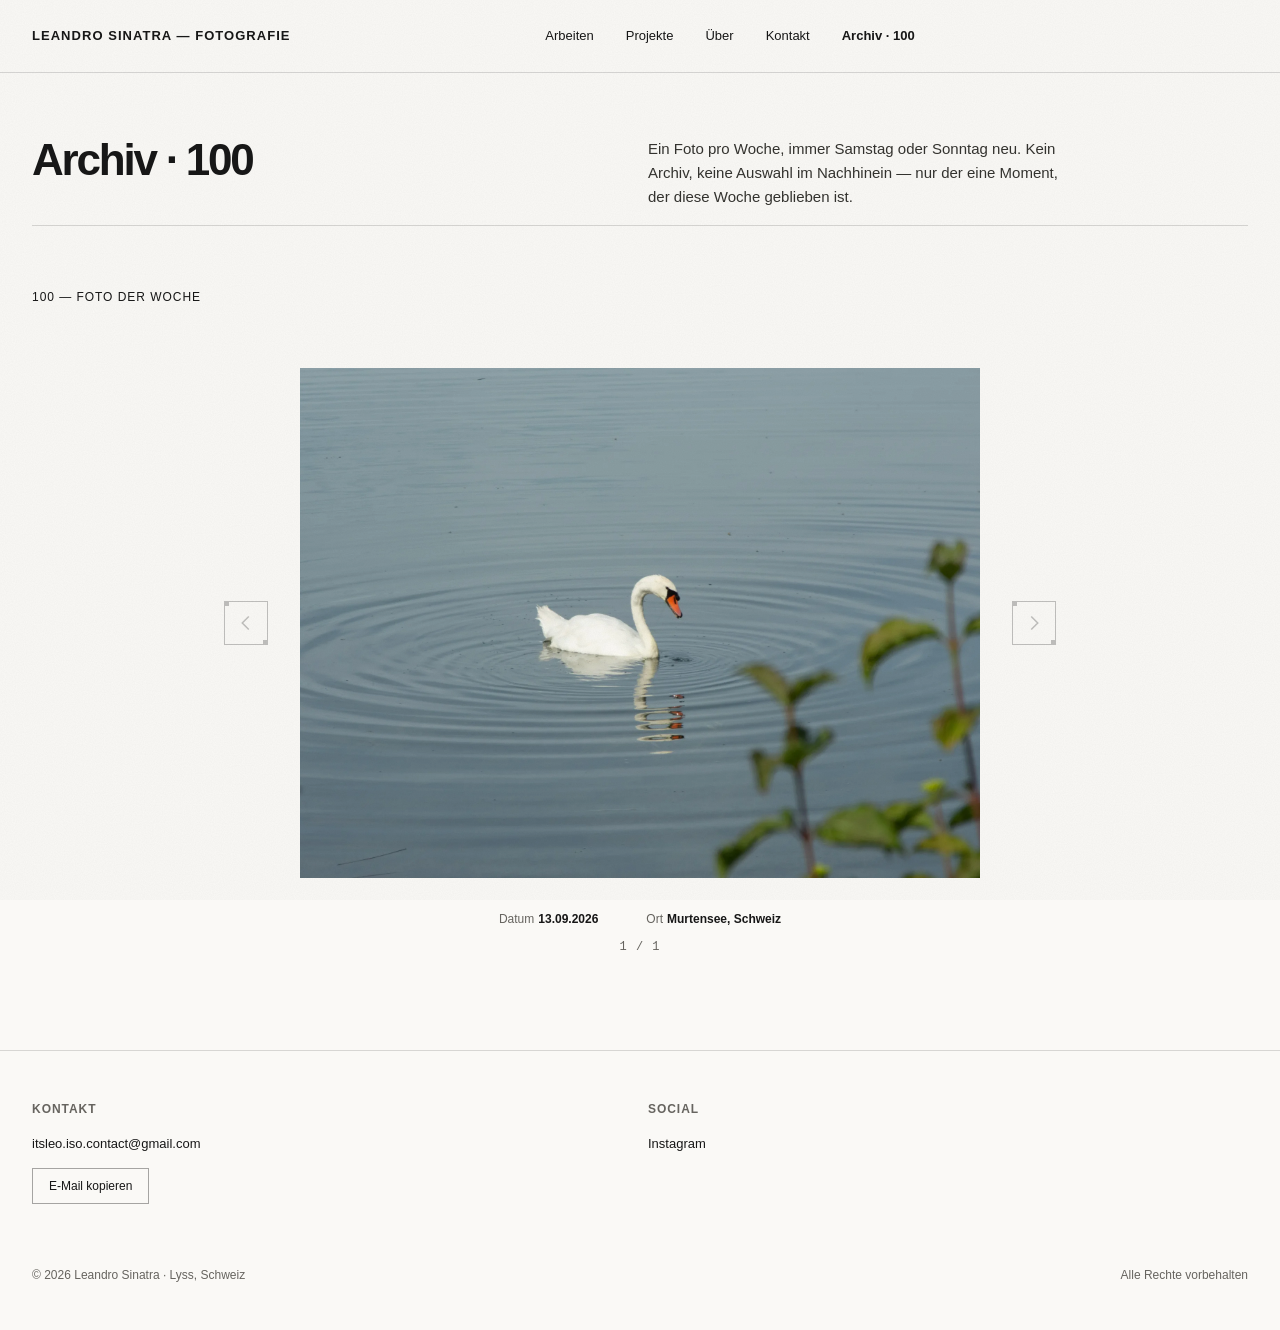
<file: 100.html>
<!DOCTYPE html>
<html lang="de">
<head>
  <meta charset="UTF-8">
  <meta name="viewport" content="width=device-width, initial-scale=1.0">
  <link rel="canonical" href="https://itsleoiso.ch/100.html">
  <link rel="icon" type="image/svg+xml" href="favicon.svg">
  <link rel="preconnect" href="https://api.fontshare.com" crossorigin>
  <link rel="preconnect" href="https://cdn.fontshare.com" crossorigin>
  <link href="https://api.fontshare.com/v2/css?f[]=switzer@400,500,600,700,800&display=swap" rel="stylesheet">
  <meta name="description" content="Archiv · 100 — Ein Foto pro Woche von Leandro Sinatra. Immer am Wochenende neu, beobachtet in der Schweiz und unterwegs.">
  <meta property="og:title" content="Archiv · 100 — Leandro Sinatra Fotografie">
  <meta property="og:description" content="Ein Foto pro Woche, immer Samstag oder Sonntag neu — der eine Moment, der diese Woche geblieben ist.">
  <meta property="og:type" content="website">
  <meta property="og:url" content="https://itsleoiso.ch/100.html">
  <meta property="og:image" content="https://itsleoiso.ch/Arbeiten/murtensee-weekly-photo.webp">
  <title>100 — Leandro Sinatra Fotografie</title>
  <link rel="stylesheet" href="styles.css">
</head>
<body>

<header class="site-header grid">
  <a href="index.html" class="site-header__name">LEANDRO SINATRA — FOTOGRAFIE</a>
  <nav class="site-nav" aria-label="Hauptnavigation">
    <a href="index.html#arbeiten">Arbeiten</a>
    <div class="nav-item" data-dropdown>
      <button type="button" class="dropdown-toggle" aria-expanded="false" aria-haspopup="true" aria-controls="projekte-dropdown">Projekte</button>
      <div class="dropdown" id="projekte-dropdown">
        <a href="projekte.html#projekt-01">01 Valle dei Templi</a>
        <a href="projekte.html#projekt-02">02 Höhlen von Vallorbe</a>
        <a href="projekte.html#projekt-03">03 Creux du Van</a>
        <a href="projekte.html#projekt-04">04 La Sauge</a>
        <div class="dropdown-divider"></div>
        <a href="projekte.html" class="dropdown-more">Mehr ansehen →</a>
      </div>
    </div>
    <a href="index.html#ueber">Über</a>
    <a href="index.html#kontakt">Kontakt</a>
    <a href="100.html" aria-current="page" aria-label="Archiv 100 — Ein Foto pro Woche">Archiv · 100</a>
  </nav>
</header>

<main>
  <section class="weekly-intro grid">
    <h1>Archiv · 100</h1>
    <div class="weekly-intro-text">
      Ein Foto pro Woche, immer Samstag oder Sonntag neu. Kein Archiv, keine Auswahl im Nachhinein — nur der eine Moment, der diese Woche geblieben ist.
    </div>
  </section>

  <section class="weekly" id="foto-der-woche">
    <div class="grid">
      <h2 class="section-label">100 — FOTO DER WOCHE</h2>
    </div>

    <div class="grid">
      <div class="weekly-viewer">
        <button class="btn btn--icon btn--retro" id="prevBtn" type="button" aria-label="Älteres Foto" disabled>
          <svg viewBox="0 0 24 24" fill="none" stroke="currentColor" stroke-width="2" aria-hidden="true">
            <path d="M15 4 L7 12 L15 20" stroke-linecap="square" stroke-linejoin="miter"/>
          </svg>
        </button>

        <div class="media-frame media-frame--archive">
          <img id="mainPhoto" class="photo" src="Arbeiten/murtensee-weekly-photo.webp" alt="Foto vom 13.09.2026 — Murtensee, Schweiz" width="2200" height="1467" loading="eager" decoding="async" fetchpriority="high">
        </div>

        <button class="btn btn--icon btn--retro" id="nextBtn" type="button" aria-label="Neueres Foto" disabled>
          <svg viewBox="0 0 24 24" fill="none" stroke="currentColor" stroke-width="2" aria-hidden="true">
            <path d="M9 4 L17 12 L9 20" stroke-linecap="square" stroke-linejoin="miter"/>
          </svg>
        </button>
      </div>

      <div class="weekly-meta">
        <div><span class="weekly-meta__label">Datum</span><span class="weekly-meta__value" id="metaDatum">13.09.2026</span></div>
        <div><span class="weekly-meta__label">Ort</span><span class="weekly-meta__value" id="metaOrt">Murtensee, Schweiz</span></div>
      </div>

      <div class="weekly-counter mono-label" id="metaCounter">1 / 1</div>
    </div>
  </section>
</main>

<footer class="site-footer" id="kontakt">
  <div class="grid">
    <div class="footer-col footer-col--contact">
      <h2>Kontakt</h2>
      <a href="mailto:itsleo.iso.contact@gmail.com">itsleo.iso.contact@gmail.com</a>
      <div class="footer-actions">
        <button class="btn copy-email" type="button" data-copy-email="itsleo.iso.contact@gmail.com">E-Mail kopieren</button>
        <span class="copy-status" aria-live="polite"></span>
      </div>
    </div>

    <div class="footer-col footer-col--social">
      <h2>Social</h2>
      <a href="https://www.instagram.com/itsleo.iso/" target="_blank" rel="noopener noreferrer" aria-label="Instagram von Leandro Sinatra">Instagram</a>
    </div>

    <div class="footer-bottom">
      <span>© 2026 Leandro Sinatra · Lyss, Schweiz</span>
      <span>Alle Rechte vorbehalten</span>
    </div>
  </div>
</footer>

<script src="site.js"></script>
<script>
/* ============================================================
   DATENSTRUKTUR
   Neuestes Bild steht an INDEX 0. Jeden Samstag/Sonntag einfach
   ein neues Objekt OBEN in das Array einfügen — Standardanzeige
   und Pfeil-Logik passen sich automatisch an.
   Bildpfade relativ zu 100.html, z. B. "Arbeiten/mein-foto.webp".
   ============================================================ */
const fotos = [
  {
    bildUrl: "Arbeiten/murtensee-weekly-photo.webp",
    datum: "13.09.2026",
    ort: "Murtensee, Schweiz"
  }
];

/* ============================================================
   STEUERUNG
   currentIndex = 0  →  neuestes Foto (Standardansicht)
   Höherer Index     →  älteres Foto
   ============================================================ */
let currentIndex = 0;

const imgEl = document.getElementById("mainPhoto");
const datumEl = document.getElementById("metaDatum");
const ortEl = document.getElementById("metaOrt");
const counterEl = document.getElementById("metaCounter");
const prevBtn = document.getElementById("prevBtn");
const nextBtn = document.getElementById("nextBtn");

function renderFoto(index, isInitial = false) {
  const foto = fotos[index];
  if (!foto) return;

  datumEl.textContent = foto.datum;
  ortEl.textContent = foto.ort;
  counterEl.textContent = `${fotos.length - index} / ${fotos.length}`;

  prevBtn.disabled = index >= fotos.length - 1;
  nextBtn.disabled = index <= 0;

  if (isInitial && imgEl.getAttribute("src") === foto.bildUrl) {
    imgEl.alt = `Foto vom ${foto.datum} — ${foto.ort}`;
    return;
  }

  imgEl.classList.add("is-loading");

  const preload = new Image();
  preload.decoding = "async";
  preload.onload = () => {
    imgEl.src = foto.bildUrl;
    imgEl.loading = index === 0 ? "eager" : "lazy";
    imgEl.alt = `Foto vom ${foto.datum} — ${foto.ort}`;
    requestAnimationFrame(() => imgEl.classList.remove("is-loading"));
  };
  preload.onerror = () => {
    imgEl.alt = `Bild konnte nicht geladen werden (${foto.datum} — ${foto.ort})`;
    imgEl.classList.remove("is-loading");
  };
  preload.src = foto.bildUrl;
}

function showPrevious() {
  if (currentIndex < fotos.length - 1) {
    currentIndex++;
    renderFoto(currentIndex);
  }
}

function showNext() {
  if (currentIndex > 0) {
    currentIndex--;
    renderFoto(currentIndex);
  }
}

prevBtn.addEventListener("click", showPrevious);
nextBtn.addEventListener("click", showNext);

document.addEventListener("keydown", (e) => {
  if (e.key === "ArrowLeft") showPrevious();
  if (e.key === "ArrowRight") showNext();
});

renderFoto(currentIndex, true);
</script>
</body>
</html>
</file>
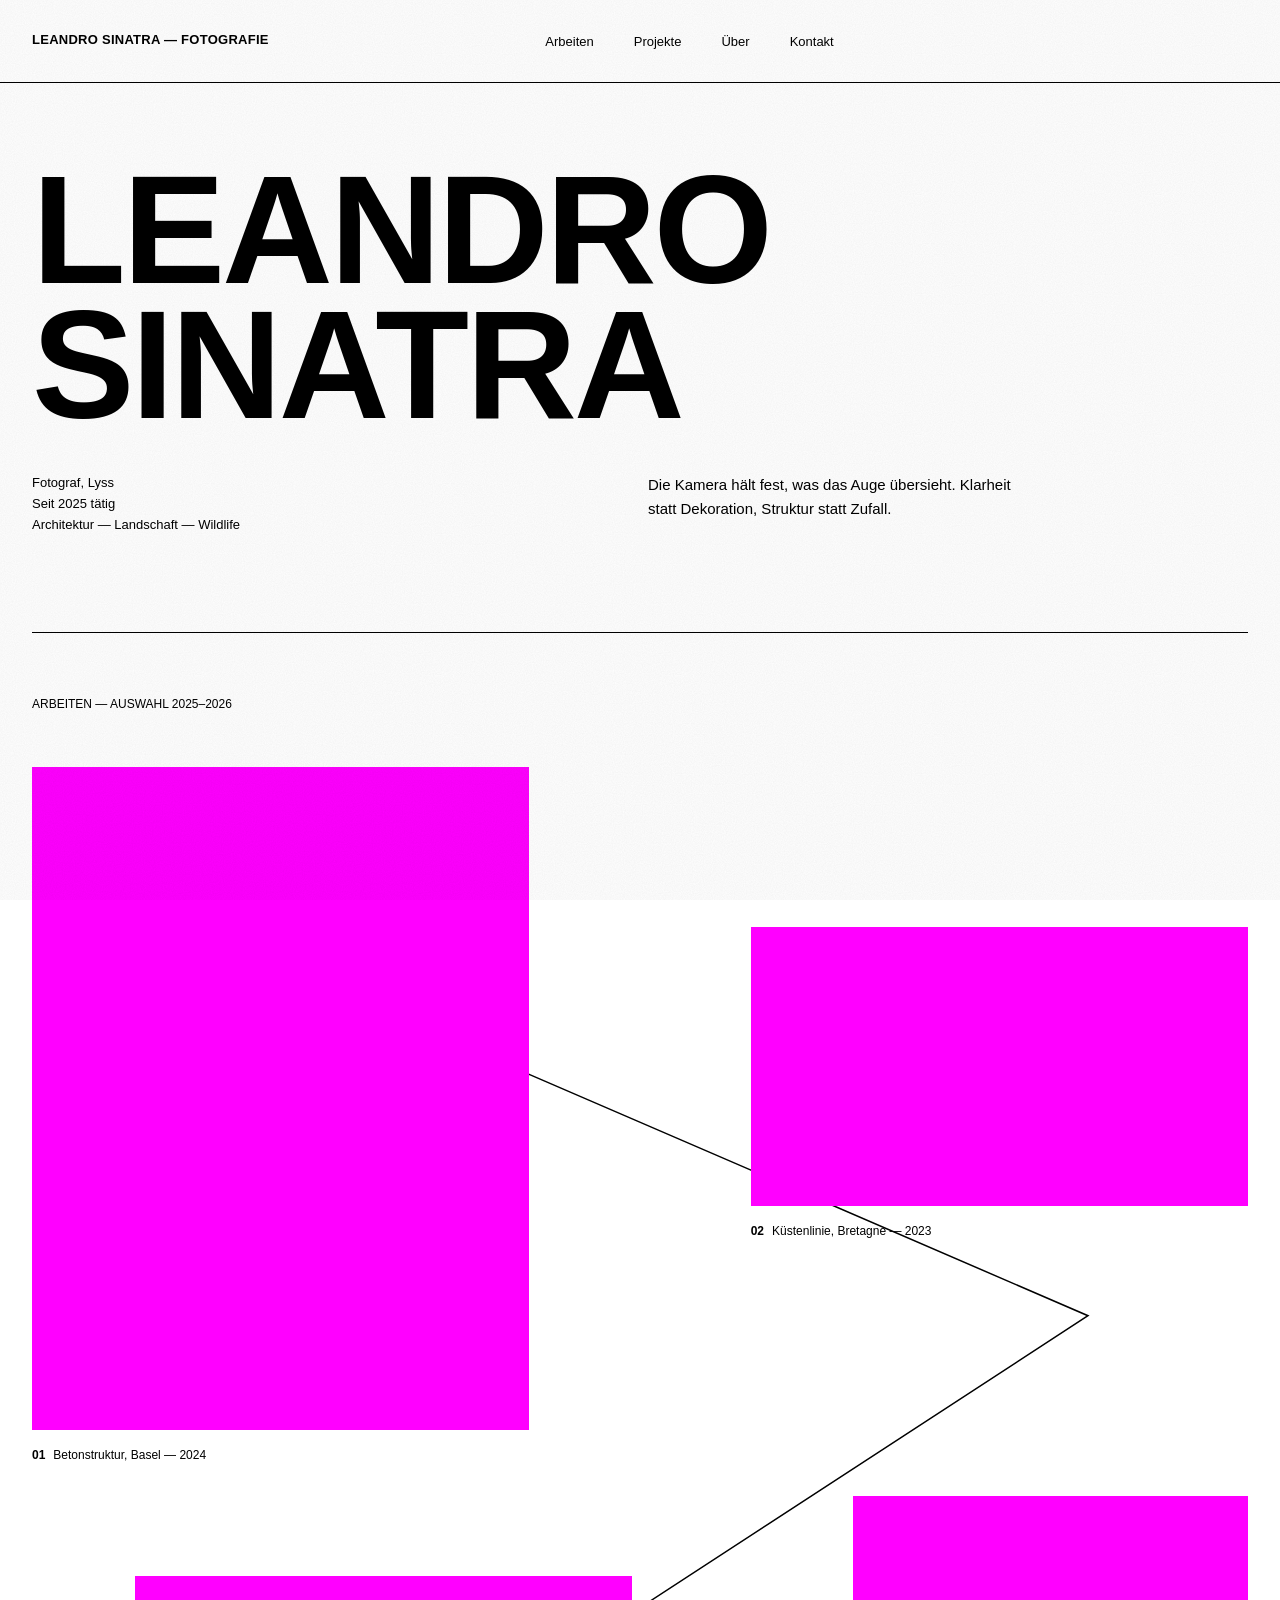
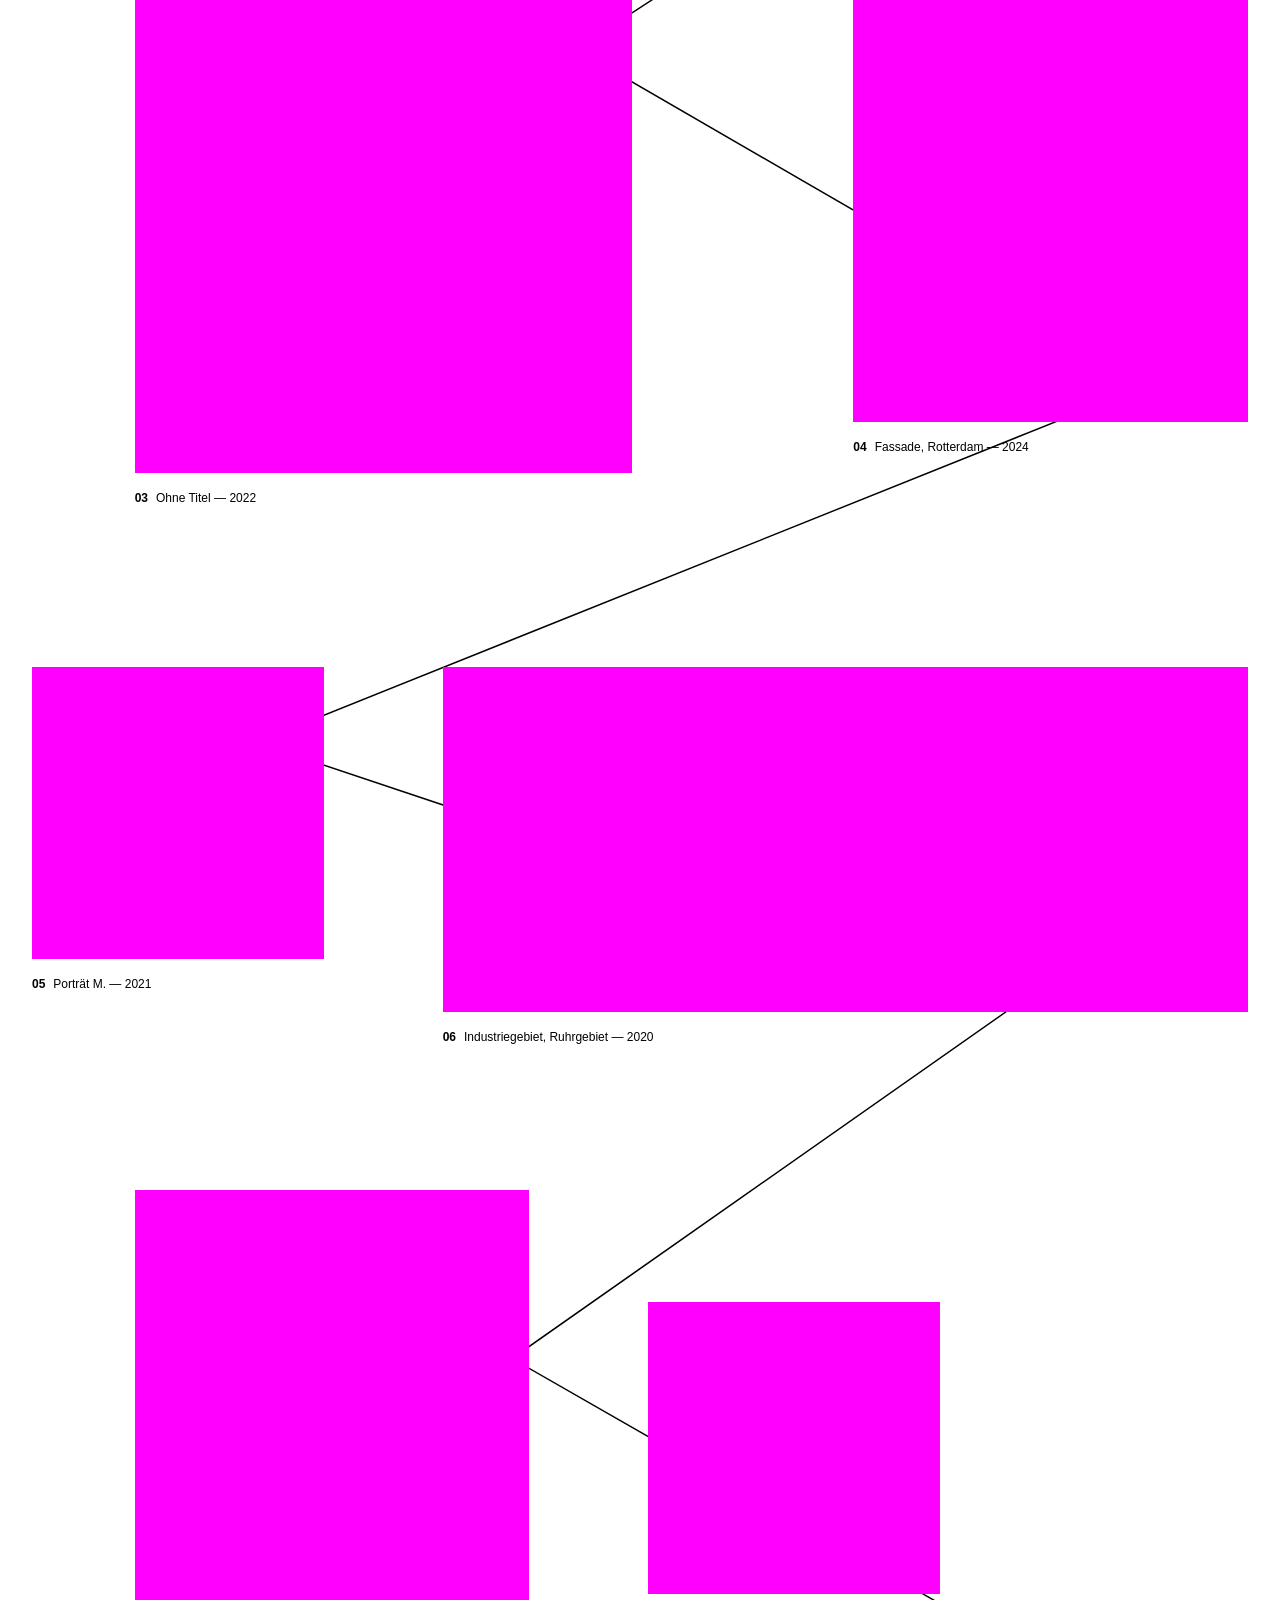
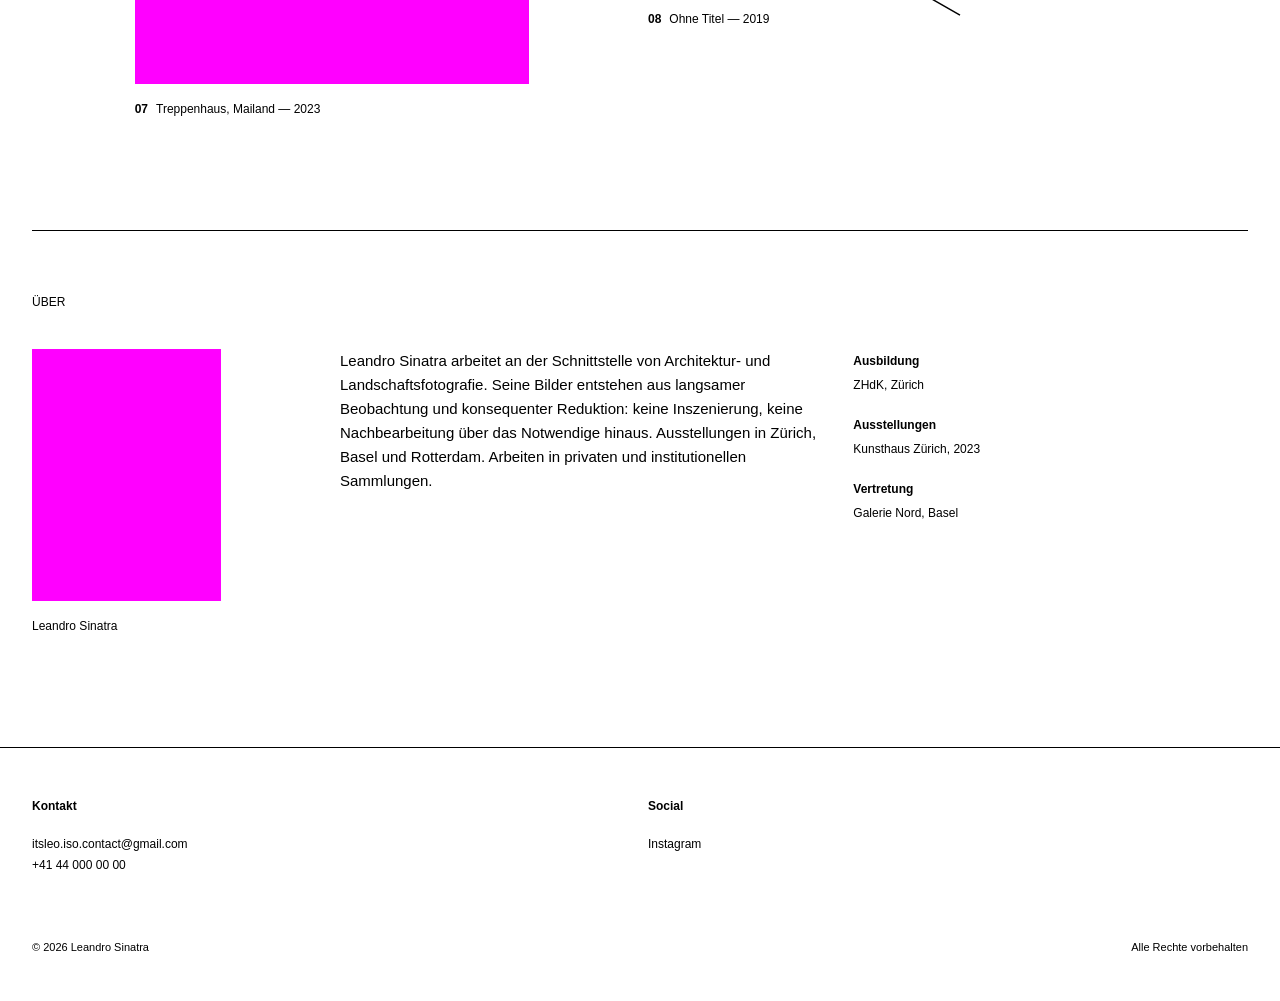
<file: Untitled-1.html>
<!DOCTYPE html>
<html lang="de">
<head>
<meta charset="UTF-8">
<meta name="viewport" content="width=device-width, initial-scale=1.0">
<title>Leandro Sinatra — Fotografie</title>
<style>
  :root {
    --black: #000000;
    --white: #FFFFFF;
    --pink: #FF00FF;
    --unit: 8px;
  }

  * {
    margin: 0;
    padding: 0;
    box-sizing: border-box;
  }

  html {
    scroll-behavior: smooth;
  }

  body {
    background-color: var(--white);
    color: var(--black);
    font-family: 'Inter', 'Helvetica Neue', Helvetica, Arial, sans-serif;
    font-weight: 400;
    -webkit-font-smoothing: antialiased;
    position: relative;
  }

  /* ---------- GRAIN / TEXTURE OVERLAY ---------- */
  /* Pure CSS, generated via inline SVG feTurbulence — no external images. */

  body::before {
    content: "";
    position: fixed;
    inset: 0;
    z-index: 9999;
    pointer-events: none;
    opacity: 0.05;
    mix-blend-mode: multiply;
    background-image: url("data:image/svg+xml;utf8,<svg xmlns='http://www.w3.org/2000/svg' width='240' height='240'><filter id='n'><feTurbulence type='fractalNoise' baseFrequency='0.9' numOctaves='2' stitchTiles='stitch'/><feColorMatrix type='matrix' values='0 0 0 0 0  0 0 0 0 0  0 0 0 0 0  0 0 0 1 0'/></filter><rect width='100%25' height='100%25' filter='url(%23n)'/></svg>");
    background-repeat: repeat;
  }

  a {
    color: inherit;
    text-decoration: none;
  }

  .grid {
    display: grid;
    grid-template-columns: repeat(12, 1fr);
    column-gap: calc(var(--unit) * 2);
    padding: 0 calc(var(--unit) * 4);
  }

  /* ---------- HEADER ---------- */

  header.site-header {
    padding-top: calc(var(--unit) * 4);
    padding-bottom: calc(var(--unit) * 4);
    border-bottom: 1px solid var(--black);
  }

  .site-header .name {
    grid-column: 1 / 5;
    font-size: 13px;
    font-weight: 700;
    letter-spacing: 0.02em;
  }

  nav.site-nav {
    grid-column: 6 / 13;
    display: flex;
    gap: calc(var(--unit) * 5);
    justify-content: flex-start;
    align-items: baseline;
  }

  nav.site-nav a,
  nav.site-nav label {
    font-size: 13px;
    font-weight: 400;
  }

  nav.site-nav a:hover {
    font-weight: 700;
  }

  /* ---------- DROPDOWN: PROJEKTE ---------- */

  .nav-item {
    position: relative;
  }

  .dropdown-checkbox {
    position: absolute;
    opacity: 0;
    width: 1px;
    height: 1px;
    pointer-events: none;
  }

  .nav-item .dropdown-toggle {
    cursor: pointer;
    display: inline-block;
  }

  .dropdown {
    position: absolute;
    top: 100%;
    left: 0;
    margin-top: calc(var(--unit) * 3);
    min-width: 220px;
    background-color: var(--white);
    border: 1px solid var(--black);
    padding: calc(var(--unit) * 2) 0;
    display: none;
    z-index: 10;
  }

  .dropdown-checkbox:checked ~ .dropdown {
    display: block;
  }

  .dropdown a {
    display: block;
    padding: calc(var(--unit) * 1.25) calc(var(--unit) * 3);
    font-size: 12px;
    font-weight: 400;
  }

  .dropdown a:hover,
  .dropdown a:focus-visible {
    background-color: var(--black);
    color: var(--white);
    font-weight: 400;
  }

  .dropdown-divider {
    height: 1px;
    background-color: var(--black);
    margin: calc(var(--unit) * 2) calc(var(--unit) * 3);
  }

  .dropdown .dropdown-more {
    font-weight: 700;
  }

  /* ---------- HERO ---------- */

  section.hero {
    padding-top: calc(var(--unit) * 10);
    padding-bottom: calc(var(--unit) * 12);
  }

  .hero h1 {
    grid-column: 1 / 13;
    font-size: clamp(64px, 12vw, 190px);
    line-height: 0.88;
    font-weight: 800;
    letter-spacing: -0.02em;
    text-align: left;
  }

  .hero-meta {
    grid-column: 1 / 5;
    margin-top: calc(var(--unit) * 5);
    font-size: 13px;
    line-height: 1.6;
  }

  .hero-statement {
    grid-column: 7 / 12;
    margin-top: calc(var(--unit) * 5);
    font-size: 15px;
    line-height: 1.6;
    max-width: 44ch;
  }

  /* ---------- SECTION LABELS ---------- */

  .section-label {
    grid-column: 1 / 13;
    font-size: 12px;
    padding-top: calc(var(--unit) * 8);
    padding-bottom: calc(var(--unit) * 5);
    border-top: 1px solid var(--black);
  }

  /* ---------- PORTFOLIO GRID ---------- */

  section.portfolio {
    padding-bottom: calc(var(--unit) * 14);
  }

  .work-item {
    background-color: var(--pink);
  }

  .work-caption {
    margin-top: calc(var(--unit) * 2);
    font-size: 12px;
    line-height: 1.5;
  }

  .work-caption .idx {
    font-weight: 700;
    margin-right: calc(var(--unit) * 1);
  }

  /* Row 1 */
  .item-01 { grid-column: 1 / 6; margin-top: calc(var(--unit) * 2); }
  .item-01 .work-item { aspect-ratio: 3 / 4; }

  .item-02 { grid-column: 8 / 13; margin-top: calc(var(--unit) * 22); }
  .item-02 .work-item { aspect-ratio: 16 / 9; }

  /* Row 2 */
  .item-03 { grid-column: 2 / 7; margin-top: calc(var(--unit) * 14); }
  .item-03 .work-item { aspect-ratio: 1 / 1; }

  .item-04 { grid-column: 9 / 13; margin-top: calc(var(--unit) * 4); }
  .item-04 .work-item { aspect-ratio: 3 / 4; }

  /* Row 3 */
  .item-05 { grid-column: 1 / 4; margin-top: calc(var(--unit) * 20); }
  .item-05 .work-item { aspect-ratio: 1 / 1; }

  .item-06 { grid-column: 5 / 13; margin-top: calc(var(--unit) * 20); }
  .item-06 .work-item { aspect-ratio: 21 / 9; }

  /* Row 4 */
  .item-07 { grid-column: 2 / 6; margin-top: calc(var(--unit) * 18); }
  .item-07 .work-item { aspect-ratio: 4 / 5; }

  .item-08 { grid-column: 7 / 10; margin-top: calc(var(--unit) * 32); }
  .item-08 .work-item { aspect-ratio: 1 / 1; }

  /* ---------- VERBINDUNGSLINIE (ARBEITEN) ---------- */
  .portfolio-grid {
    position: relative;
    z-index: 1; /* Schafft einen eigenen Stacking Context */
  }

  .connecting-line {
    position: absolute;
    top: 0;
    left: 0;
    width: 100%;
    height: 100%;
    pointer-events: none; /* Verhindert, dass die Linie Klicks blockiert */
    z-index: -1; /* Legt die Linie HINTER die rosa Bildflächen */
  }

  .connecting-line polyline {
    fill: none;
    stroke: var(--black);
    stroke-width: 1.5px;
    /* vector-effect sorgt dafür, dass die Linie beim Skalieren nicht verzerrt oder dicker wird */
    vector-effect: non-scaling-stroke;
  }

  .line-mobile {
    display: none;
  }

  /* ---------- ABOUT ---------- */

  section.about {
    padding-bottom: calc(var(--unit) * 14);
  }

  .about-portrait {
    grid-column: 1 / 3;
  }

  .about-portrait .work-item {
    aspect-ratio: 3 / 4;
  }

  .about-portrait .work-caption {
    margin-top: calc(var(--unit) * 2);
    font-size: 12px;
    line-height: 1.5;
  }

  .about-text {
    grid-column: 4 / 9;
    font-size: 15px;
    line-height: 1.6;
    max-width: 60ch;
  }

  .about-facts {
    grid-column: 9 / 13;
    font-size: 12px;
    line-height: 2;
  }

  .about-facts dt {
    font-weight: 700;
  }

  .about-facts dd {
    margin: 0 0 calc(var(--unit) * 2) 0;
  }

  /* ---------- FOOTER ---------- */

  footer.site-footer {
    border-top: 1px solid var(--black);
    padding-top: calc(var(--unit) * 6);
    padding-bottom: calc(var(--unit) * 6);
  }

  .footer-col {
    font-size: 12px;
    line-height: 1.8;
  }

  .footer-col-1 { grid-column: 1 / 4; }
  .footer-col-2 { grid-column: 4 / 7; }
  .footer-col-3 { grid-column: 7 / 10; }
  .footer-col-4 { grid-column: 10 / 13; }

  .footer-col h2 {
    font-size: 12px;
    font-weight: 700;
    margin-bottom: calc(var(--unit) * 2);
  }

  .footer-bottom {
    grid-column: 1 / 13;
    margin-top: calc(var(--unit) * 8);
    font-size: 11px;
    display: flex;
    justify-content: space-between;
  }

  /* ---------- RESPONSIVE ---------- */

  @media (max-width: 860px) {
    .grid {
      grid-template-columns: repeat(4, 1fr);
      padding: 0 calc(var(--unit) * 3);
    }

    .site-header .name { grid-column: 1 / 5; }
    nav.site-nav {
      grid-column: 1 / 5;
      margin-top: calc(var(--unit) * 3);
      gap: calc(var(--unit) * 4);
    }

    .hero h1 { grid-column: 1 / 5; font-size: clamp(48px, 16vw, 96px); }
    .hero-meta { grid-column: 1 / 5; }
    .hero-statement { grid-column: 1 / 5; max-width: none; }

    .item-01, .item-02, .item-03, .item-04,
    .item-05, .item-06, .item-07, .item-08 {
      grid-column: 1 / 5 !important;
      margin-top: calc(var(--unit) * 6) !important;
    }

    .about-portrait, .about-text, .about-facts { grid-column: 1 / 5; }
    .about-text { margin-top: calc(var(--unit) * 4); }
    .about-facts { margin-top: calc(var(--unit) * 4); }

    .footer-col-1, .footer-col-2, .footer-col-3, .footer-col-4 {
      grid-column: 1 / 5;
      margin-top: calc(var(--unit) * 4);
    }
    .footer-bottom { flex-direction: column; gap: calc(var(--unit)); }
    
    /* Mobile Linie anzeigen, Desktop verstecken */
    .line-desktop { display: none; }
    .line-mobile { display: block; }
  }

  /* ---------- ACCESSIBILITY ---------- */

  a:focus-visible,
  button:focus-visible {
    outline: 2px solid var(--black);
    outline-offset: 2px;
  }

  @media (prefers-reduced-motion: reduce) {
    html { scroll-behavior: auto; }
  }
</style>
</head>
<body>

<header class="site-header grid">
  <div class="name">LEANDRO SINATRA — FOTOGRAFIE</div>
  <nav class="site-nav">
    <a href="#arbeiten">Arbeiten</a>
    <div class="nav-item">
      <input type="checkbox" id="projekte-toggle" class="dropdown-checkbox">
      <label for="projekte-toggle" class="dropdown-toggle">Projekte</label>
      <div class="dropdown">
        <a href="#arbeiten">01 Betonstruktur</a>
        <a href="#arbeiten">02 Küstenlinie</a>
        <a href="#arbeiten">03 Fassade</a>
        <div class="dropdown-divider"></div>
        <a href="#arbeiten" class="dropdown-more">Mehr ansehen →</a>
      </div>
    </div>
    <a href="#ueber">Über</a>
    <a href="#kontakt">Kontakt</a>
  </nav>
</header>

<section class="hero grid">
  <h1>LEANDRO<br>SINATRA</h1>
  <div class="hero-meta">
    Fotograf, Lyss<br>
    Seit 2025 tätig<br>
    Architektur — Landschaft — Wildlife
  </div>
  <div class="hero-statement">
    Die Kamera hält fest, was das Auge übersieht. Klarheit statt Dekoration, Struktur statt Zufall.
  </div>
</section>

<section class="portfolio" id="arbeiten">
  <div class="grid">
    <div class="section-label">ARBEITEN — AUSWAHL 2025–2026</div>
  </div>

  <div class="grid portfolio-grid">
    
    <!-- Desktop Linie (Zickzack quer durch die Spalten) -->
    <svg class="connecting-line line-desktop" viewBox="0 0 100 100" preserveAspectRatio="none">
      <!-- points="x,y x,y..." in Prozent (0 bis 100) -->
      <polyline points="20,8 85,22 45,35 90,48 20,62 80,72 40,86 75,96" />
    </svg>

    <!-- Mobile Linie (Zickzack für die einspaltige Ansicht) -->
    <svg class="connecting-line line-mobile" viewBox="0 0 100 100" preserveAspectRatio="none">
      <polyline points="50,5 20,18 80,30 30,45 70,58 25,72 75,85 50,96" />
    </svg>

    <div class="item-01">
      <div class="work-item"></div>
      <div class="work-caption"><span class="idx">01</span>Betonstruktur, Basel — 2024</div>
    </div>

    <div class="item-02">
      <div class="work-item"></div>
      <div class="work-caption"><span class="idx">02</span>Küstenlinie, Bretagne — 2023</div>
    </div>

    <div class="item-03">
      <div class="work-item"></div>
      <div class="work-caption"><span class="idx">03</span>Ohne Titel — 2022</div>
    </div>

    <div class="item-04">
      <div class="work-item"></div>
      <div class="work-caption"><span class="idx">04</span>Fassade, Rotterdam — 2024</div>
    </div>

    <div class="item-05">
      <div class="work-item"></div>
      <div class="work-caption"><span class="idx">05</span>Porträt M. — 2021</div>
    </div>

    <div class="item-06">
      <div class="work-item"></div>
      <div class="work-caption"><span class="idx">06</span>Industriegebiet, Ruhrgebiet — 2020</div>
    </div>

    <div class="item-07">
      <div class="work-item"></div>
      <div class="work-caption"><span class="idx">07</span>Treppenhaus, Mailand — 2023</div>
    </div>

    <div class="item-08">
      <div class="work-item"></div>
      <div class="work-caption"><span class="idx">08</span>Ohne Titel — 2019</div>
    </div>
  </div>
</section>

<section class="about" id="ueber">
  <div class="grid">
    <div class="section-label">ÜBER</div>
  </div>
  <div class="grid">
    <div class="about-portrait">
      <div class="work-item"></div>
      <div class="work-caption">Leandro Sinatra</div>
    </div>
    <div class="about-text">
      Leandro Sinatra arbeitet an der Schnittstelle von Architektur- und Landschaftsfotografie. Seine Bilder entstehen aus langsamer Beobachtung und konsequenter Reduktion: keine Inszenierung, keine Nachbearbeitung über das Notwendige hinaus. Ausstellungen in Zürich, Basel und Rotterdam. Arbeiten in privaten und institutionellen Sammlungen.
    </div>
    <dl class="about-facts">
      <dt>Ausbildung</dt>
      <dd>ZHdK, Zürich</dd>
      <dt>Ausstellungen</dt>
      <dd>Kunsthaus Zürich, 2023</dd>
      <dt>Vertretung</dt>
      <dd>Galerie Nord, Basel</dd>
    </dl>
  </div>
</section>

<footer class="site-footer" id="kontakt">
  <div class="grid">
    <div class="footer-col footer-col-1">
      <h2>Kontakt</h2>
      itsleo.iso.contact@gmail.com <br>
      +41 44 000 00 00
    </div>

    <div class="footer-col footer-col-3">
      <h2>Social</h2>
      Instagram<br>
    
    </div>

    <div class="footer-bottom">
      <span>© 2026 Leandro Sinatra</span>
      <span>Alle Rechte vorbehalten</span>
    </div>
  </div>
</footer>

</body>
</html>
</file>
<file: styles.css>
:root {
  color-scheme: dark light;

  /* Colors */
  --bg: #0C0C0C;
  --fg: #F2F0EC;
  --muted: #8E8D8A;
  --body-copy: #D8D5CF;
  --panel: #141414;
  --accent: #C8B29B;
  --header-bg: rgba(12, 12, 12, 0.94);
  --lightbox-bg: rgba(8, 8, 8, 0.97);
  --border-subtle: rgba(255, 255, 255, 0.14);
  --border-strong: rgba(255, 255, 255, 0.34);
  --grain-opacity: 0.018;
  --grain-blend: screen;

  /* Spacing scale (8px base unit) */
  --unit: 8px;
  --space-1: 4px;
  --space-2: 8px;
  --space-3: 12px;
  --space-4: 16px;
  --space-5: 24px;
  --space-6: 32px;
  --space-7: 48px;
  --space-8: 64px;
  --space-9: 96px;
  --header-height: 72px;

  /* Typography */
  --font-sans: 'Switzer', 'Helvetica Neue', Helvetica, Arial, sans-serif;
  --font-mono: ui-monospace, 'SFMono-Regular', Menlo, Consolas, monospace;
  --text-xs: 12px;
  --text-sm: 13px;
  --text-md: 15px;
  --text-lg: clamp(16px, 1.35vw, 19px);
  --tracking-label: 0.08em;

  /* Motion */
  --ease-out: cubic-bezier(0.23, 1, 0.32, 1);
  --ease-in-out: cubic-bezier(0.77, 0, 0.175, 1);
  --dur-fast: 150ms;
  --dur-ui: 200ms;
  --dur-modal: 220ms;
  --dur-reveal: 280ms;
}

@media (prefers-color-scheme: light) {
  :root {
    color-scheme: light;
    --bg: #FAF9F6;
    --fg: #171717;
    --muted: #66645F;
    --body-copy: #34332F;
    --panel: #F0EEE9;
    --accent: #72583F;
    --header-bg: rgba(250, 249, 246, 0.94);
    --lightbox-bg: rgba(250, 249, 246, 0.97);
    --border-subtle: rgba(0, 0, 0, 0.14);
    --border-strong: rgba(0, 0, 0, 0.34);
    --grain-opacity: 0.035;
    --grain-blend: multiply;
  }
}

* {
  margin: 0;
  padding: 0;
  box-sizing: border-box;
}

html {
  scroll-behavior: smooth;
  scroll-padding-top: var(--space-9);
}

body {
  background-color: var(--bg);
  color: var(--fg);
  font-family: var(--font-sans);
  font-weight: 400;
  -webkit-font-smoothing: antialiased;
  position: relative;
  overflow-x: hidden;
}

/* ---------- GRAIN / TEXTURE OVERLAY ---------- */

body::before {
  content: "";
  position: fixed;
  inset: 0;
  z-index: 9999;
  pointer-events: none;
  opacity: var(--grain-opacity);
  mix-blend-mode: var(--grain-blend);
  background-image: url("data:image/svg+xml;utf8,<svg xmlns='http://www.w3.org/2000/svg' width='240' height='240'><filter id='n'><feTurbulence type='fractalNoise' baseFrequency='0.9' numOctaves='2' stitchTiles='stitch'/><feColorMatrix type='matrix' values='0 0 0 0 0  0 0 0 0 0  0 0 0 0 0  0 0 0 1 0'/></filter><rect width='100%25' height='100%25' filter='url(%23n)'/></svg>");
  background-repeat: repeat;
}

a {
  color: inherit;
  text-decoration: none;
}

img {
  max-width: 100%;
  height: auto;
}

[hidden] {
  display: none !important;
}

a:focus-visible,
button:focus-visible,
[tabindex]:focus-visible {
  outline: 2px solid var(--accent);
  outline-offset: var(--space-1);
}

.grid {
  display: grid;
  grid-template-columns: repeat(12, 1fr);
  column-gap: var(--space-4);
  padding: 0 var(--space-6);
}

/* ---------- SHARED UTILITIES & PRIMITIVES ---------- */

.mono-label {
  font-family: var(--font-mono);
  font-size: var(--text-xs);
  font-weight: 400;
  text-transform: uppercase;
  letter-spacing: var(--tracking-label);
}

.btn {
  display: inline-flex;
  align-items: center;
  justify-content: center;
  gap: var(--space-2);
  min-height: 36px;
  padding: var(--space-2) var(--space-4);
  background: transparent;
  color: var(--fg);
  border: 1px solid var(--border-strong);
  font-family: inherit;
  font-size: var(--text-xs);
  line-height: 1.2;
  cursor: pointer;
  transition:
    background-color var(--dur-ui) ease,
    border-color var(--dur-ui) ease,
    color var(--dur-ui) ease,
    transform var(--dur-fast) var(--ease-out);
}

.btn:active:not(:disabled) {
  transform: scale(0.97);
}

.btn:disabled {
  opacity: 0.25;
  cursor: default;
}

.btn--icon {
  flex: 0 0 auto;
  width: 44px;
  height: 44px;
  padding: 0;
  position: relative;
}

.btn--icon svg {
  width: 18px;
  height: 18px;
  display: block;
}

.btn--retro {
  border-color: var(--fg);
  background: var(--bg);
}

.btn--retro::before,
.btn--retro::after {
  content: "";
  position: absolute;
  width: 5px;
  height: 5px;
  background: var(--fg);
  transition: background-color var(--dur-fast) ease;
}

.btn--retro::before {
  top: -1px;
  left: -1px;
}

.btn--retro::after {
  bottom: -1px;
  right: -1px;
}

@media (hover: hover) and (pointer: fine) {
  .btn:hover:not(:disabled) {
    border-color: var(--accent);
    color: var(--accent);
  }

  .btn--retro:hover:not(:disabled) {
    background: var(--fg);
    border-color: var(--fg);
    color: var(--bg);
  }

  .btn--retro:hover:not(:disabled)::before,
  .btn--retro:hover:not(:disabled)::after {
    background: var(--bg);
  }
}

.photo {
  display: block;
  width: 100%;
  height: auto;
}

.photo--interactive {
  cursor: zoom-in;
  transition: opacity var(--dur-ui) ease;
}

@media (hover: hover) and (pointer: fine) {
  .photo--interactive:hover {
    opacity: 0.88;
  }
}

.media-frame {
  overflow: hidden;
  background-color: var(--panel);
}

.media-frame--square .photo {
  aspect-ratio: 1 / 1;
  object-fit: cover;
}

.media-frame--archive {
  position: relative;
  width: min(680px, 62vw);
  aspect-ratio: 4 / 3;
}

.media-frame--archive .photo {
  width: 100%;
  height: 100%;
  object-fit: cover;
  opacity: 1;
  transition: opacity var(--dur-modal) var(--ease-out);
}

.media-frame--archive .photo.is-loading {
  opacity: 0;
}

/* ---------- HEADER & NAVIGATION ---------- */

header.site-header {
  min-height: var(--header-height);
  padding-top: var(--space-5);
  padding-bottom: var(--space-5);
  border-bottom: 1px solid var(--border-subtle);
  position: sticky;
  top: 0;
  background: var(--header-bg);
  backdrop-filter: blur(14px);
  z-index: 1000;
}

.site-header__name {
  grid-column: 1 / 5;
  font-size: var(--text-sm);
  font-weight: 700;
  letter-spacing: var(--tracking-label);
  line-height: 1.2;
  align-self: center;
}

nav.site-nav {
  grid-column: 6 / 13;
  display: flex;
  gap: var(--space-6);
  justify-content: flex-start;
  align-items: center;
}

nav.site-nav a,
nav.site-nav .dropdown-toggle {
  font-size: var(--text-sm);
  font-weight: 400;
  font-family: inherit;
  line-height: 1.2;
  color: inherit;
  background: transparent;
  border: 0;
  padding: var(--space-1) 0;
  cursor: pointer;
  transition: color var(--dur-ui) ease;
}

nav.site-nav a[aria-current="page"],
nav.site-nav a[aria-current="location"] {
  font-weight: 700;
  color: var(--fg);
}

nav.site-nav a[aria-current="location"] {
  color: var(--accent);
}

@media (hover: hover) and (pointer: fine) {
  nav.site-nav a:hover,
  nav.site-nav .dropdown-toggle:hover {
    color: var(--accent);
  }
}

/* ---------- DROPDOWN: PROJEKTE ---------- */

.nav-item {
  position: relative;
}

.dropdown {
  position: absolute;
  top: 100%;
  left: 0;
  margin-top: var(--space-4);
  min-width: 224px;
  background-color: var(--panel);
  border: 1px solid var(--border-strong);
  padding: var(--space-3) 0;
  z-index: 10;
  transform-origin: top left;
  opacity: 0;
  visibility: hidden;
  pointer-events: none;
  transform: translateY(-4px) scale(0.96);
  transition:
    opacity var(--dur-fast) var(--ease-out),
    transform var(--dur-fast) var(--ease-out),
    visibility 0s linear var(--dur-fast);
}

.nav-item.is-open .dropdown {
  opacity: 1;
  visibility: visible;
  pointer-events: auto;
  transform: translateY(0) scale(1);
  transition:
    opacity var(--dur-ui) var(--ease-out),
    transform var(--dur-ui) var(--ease-out),
    visibility 0s linear 0s;
}

.dropdown a {
  display: block;
  padding: var(--space-2) var(--space-5);
  font-size: var(--text-xs);
  font-weight: 400;
  transition:
    background-color var(--dur-fast) ease,
    color var(--dur-fast) ease;
}

.dropdown a:focus-visible {
  background-color: var(--fg);
  color: var(--bg);
}

@media (hover: hover) and (pointer: fine) {
  .dropdown a:hover {
    background-color: var(--fg);
    color: var(--bg);
  }
}

.dropdown-divider {
  height: 1px;
  background-color: var(--border-subtle);
  margin: var(--space-3) var(--space-5);
}

.dropdown .dropdown-more {
  font-weight: 700;
}

/* ---------- SECTION LABELS ---------- */

.section-label {
  grid-column: 1 / -1;
  font-size: var(--text-xs);
  font-weight: 400;
  letter-spacing: var(--tracking-label);
  padding-top: var(--space-8);
  padding-bottom: var(--space-6);
  border-top: 1px solid var(--border-subtle);
  display: flex;
  justify-content: space-between;
  align-items: baseline;
  gap: var(--space-5);
  color: var(--fg);
}

.section-count {
  color: var(--muted);
}

/* ---------- HOME: HERO ---------- */

section.hero {
  align-items: end;
  padding-top: var(--space-7);
  padding-bottom: var(--space-8);
}

.hero h1 {
  grid-column: 1 / -1;
  font-size: clamp(44px, 6.4vw, 96px);
  line-height: 0.92;
  font-weight: 800;
  letter-spacing: -0.05em;
  text-align: left;
}

.hero-meta {
  grid-column: 1 / 5;
  margin-top: var(--space-4);
  line-height: 1.6;
  color: var(--muted);
}

.hero-statement {
  grid-column: 6 / 13;
  margin-top: var(--space-4);
  font-size: var(--text-lg);
  line-height: 1.5;
  max-width: 44ch;
}

.hero-photo-wrap {
  grid-column: 1 / -1;
  margin-top: var(--space-6);
}

.hero-photo {
  display: block;
  width: 100%;
  height: auto;
  object-fit: cover;
  object-position: center 88%;
}

@media (min-width: 861px) {
  .hero-photo {
    height: min(56vh, 520px);
  }
}

.hero-figure-caption {
  color: var(--muted);
  margin-top: var(--space-3);
}

/* ---------- HOME: PORTFOLIO MASONRY ---------- */

section.portfolio {
  padding-bottom: var(--space-9);
}

.gallery-masonry {
  grid-column: 1 / -1;
  display: grid;
  grid-template-columns: repeat(3, minmax(0, 1fr));
  gap: var(--space-5);
  align-items: start;
}

.gallery-column {
  display: flex;
  flex-direction: column;
  gap: var(--space-7);
  min-width: 0;
}

.gallery-masonry .media-card {
  min-width: 0;
}

.media-caption {
  margin-top: var(--space-3);
  display: flex;
  flex-wrap: wrap;
  align-items: baseline;
  gap: var(--space-2);
  font-size: var(--text-xs);
  line-height: 1.5;
  color: var(--fg);
}

.media-caption__idx {
  font-weight: 700;
  color: var(--accent);
}

.media-caption__title {
  font-size: var(--text-sm);
}

.media-caption__location {
  margin-left: auto;
  color: var(--muted);
}

/* ---------- HOME: PROJECTS SHOWCASE ---------- */

.projects-showcase {
  padding-bottom: var(--space-9);
}

.project-rows {
  grid-column: 1 / -1;
}

.project-row {
  display: grid;
  grid-template-columns: 64px minmax(0, 1fr);
  gap: clamp(16px, 2.5vw, 32px);
  align-items: center;
  padding: var(--space-5) 0;
  border-bottom: 1px solid var(--border-subtle);
  transition: border-color var(--dur-ui) ease;
}

.project-row:first-child {
  border-top: 1px solid var(--border-subtle);
}

.project-row__kicker {
  color: var(--accent);
}

.project-row h3 {
  font-size: clamp(22px, 3vw, 40px);
  font-weight: 500;
  letter-spacing: -0.04em;
  transition: color var(--dur-ui) ease;
}

.project-row p {
  color: var(--muted);
  font-size: var(--text-sm);
  line-height: 1.5;
  margin-top: var(--space-2);
}

.project-row:focus-visible h3 {
  color: var(--accent);
}

@media (hover: hover) and (pointer: fine) {
  .project-row:hover h3 {
    color: var(--accent);
  }
}

.archive-callout {
  grid-column: 1 / -1;
  margin-top: var(--space-6);
  display: flex;
  flex-wrap: wrap;
  align-items: baseline;
  justify-content: space-between;
  gap: var(--space-3);
  font-size: var(--text-sm);
  color: var(--muted);
}

.archive-callout a {
  color: var(--fg);
  border-bottom: 1px solid var(--border-strong);
  padding-bottom: 2px;
  transition: color var(--dur-ui) ease, border-color var(--dur-ui) ease;
}

@media (hover: hover) and (pointer: fine) {
  .archive-callout a:hover {
    color: var(--accent);
    border-color: var(--accent);
  }
}

/* ---------- HOME: ABOUT ---------- */

section.about {
  border-top: 1px solid var(--border-subtle);
  padding: var(--space-8) var(--space-6) var(--space-9);
}

section.about .grid {
  max-width: 1200px;
  margin: 0 auto;
  padding: 0;
}

section.about .section-label {
  border-top: 0;
  padding-top: 0;
}

.about-portrait {
  grid-column: 1 / 5;
  min-width: 0;
}

.about-text {
  grid-column: 6 / 13;
  font-size: var(--text-md);
  line-height: 1.65;
  max-width: 56ch;
  color: var(--body-copy);
}

.about-lead {
  font-size: clamp(22px, 2.8vw, 34px);
  line-height: 1.2;
  letter-spacing: -0.03em;
  font-weight: 500;
  color: var(--fg);
  margin-bottom: var(--space-4);
}

.about-text p + p {
  margin-top: var(--space-4);
}

/* ---------- PROJECTS PAGE ---------- */

.project-container {
  padding-top: var(--space-8);
  padding-bottom: var(--space-9);
  align-items: start;
}

.project-sidebar {
  grid-column: 1 / 4;
  position: sticky;
  top: calc(var(--header-height) + var(--space-6));
  align-self: start;
}

.project-sidebar h1 {
  font-size: var(--text-xs);
  font-weight: 700;
  text-transform: uppercase;
  letter-spacing: var(--tracking-label);
  padding-bottom: var(--space-4);
  margin-bottom: var(--space-6);
  border-bottom: 1px solid var(--border-subtle);
}

.project-list {
  list-style: none;
}

.project-list li {
  margin-bottom: var(--space-3);
}

.project-list a {
  display: inline-flex;
  align-items: center;
  min-height: 32px;
  color: var(--muted);
  font-size: var(--text-sm);
  line-height: 1.4;
  transition: color var(--dur-ui) ease;
}

.project-list a.active {
  color: var(--fg);
  font-weight: 700;
}

@media (hover: hover) and (pointer: fine) {
  .project-list a:hover {
    color: var(--fg);
  }
}

.project-content {
  grid-column: 4 / 13;
}

.project-section {
  display: none;
  opacity: 0;
  transform: translateY(6px);
  transition:
    opacity var(--dur-modal) var(--ease-out),
    transform var(--dur-modal) var(--ease-out);
}

.project-section.visible {
  display: block;
  opacity: 1;
  transform: translateY(0);
}

@starting-style {
  .project-section.visible {
    opacity: 0;
    transform: translateY(6px);
  }
}

.project-section h2 {
  margin-bottom: var(--space-4);
  font-size: clamp(22px, 2.5vw, 28px);
  line-height: 1.15;
  font-weight: 800;
  letter-spacing: -0.02em;
}

.project-section p {
  max-width: 60ch;
  margin-bottom: var(--space-6);
  font-size: var(--text-sm);
  line-height: 1.6;
  color: var(--body-copy);
}

.photo-grid {
  display: grid;
  grid-template-columns: repeat(4, minmax(0, 1fr));
  gap: var(--space-4);
  align-items: start;
}

.photo-column {
  display: flex;
  flex-direction: column;
  gap: var(--space-4);
  min-width: 0;
}

/* ---------- WEEKLY ARCHIVE (100.HTML) ---------- */

section.weekly-intro {
  padding-top: var(--space-8);
  padding-bottom: var(--space-4);
}

.weekly-intro h1 {
  grid-column: 1 / 6;
  font-size: clamp(28px, 4vw, 44px);
  line-height: 1.05;
  font-weight: 800;
  letter-spacing: -0.05em;
}

.weekly-intro-text {
  grid-column: 7 / 13;
  font-size: var(--text-md);
  line-height: 1.6;
  max-width: 52ch;
  color: var(--body-copy);
}

section.weekly {
  padding-bottom: var(--space-9);
}

.weekly-viewer {
  grid-column: 1 / -1;
  display: flex;
  align-items: center;
  justify-content: center;
  gap: var(--space-6);
  margin-top: var(--space-6);
}

.weekly-meta {
  grid-column: 1 / -1;
  display: flex;
  justify-content: center;
  gap: var(--space-7);
  margin-top: var(--space-6);
  font-size: var(--text-xs);
  line-height: 1.5;
  text-align: center;
}

.weekly-meta__label {
  color: var(--muted);
}

.weekly-meta__value {
  color: var(--fg);
  font-weight: 700;
  margin-left: var(--space-1);
}

.weekly-counter {
  grid-column: 1 / -1;
  margin-top: var(--space-3);
  text-align: center;
  color: var(--muted);
}

/* ---------- 404 PAGE ---------- */

section.not-found {
  padding-top: var(--space-9);
  padding-bottom: var(--space-9);
}

.not-found h1 {
  grid-column: 1 / -1;
  font-size: clamp(48px, 10vw, 120px);
  line-height: 0.95;
  font-weight: 800;
  letter-spacing: -0.05em;
}

.not-found p {
  grid-column: 1 / 8;
  margin-top: var(--space-6);
  font-size: var(--text-md);
  line-height: 1.6;
  color: var(--body-copy);
  max-width: 48ch;
}

.not-found-actions {
  grid-column: 1 / -1;
  margin-top: var(--space-6);
  display: flex;
  flex-wrap: wrap;
  gap: var(--space-4);
}

/* ---------- FOOTER ---------- */

footer.site-footer {
  border-top: 1px solid var(--border-subtle);
  padding-top: var(--space-7);
  padding-bottom: var(--space-7);
}

.footer-col {
  font-size: var(--text-xs);
  line-height: 1.8;
}

.footer-col--contact {
  grid-column: 1 / 5;
}

.footer-col--social {
  grid-column: 7 / 11;
}

.footer-col h2 {
  font-size: var(--text-xs);
  font-weight: 700;
  color: var(--muted);
  text-transform: uppercase;
  letter-spacing: var(--tracking-label);
  margin-bottom: var(--space-3);
}

.footer-col a {
  display: inline-block;
  position: relative;
  font-size: var(--text-sm);
  transition: color var(--dur-ui) ease, transform var(--dur-ui) var(--ease-out);
}

.footer-col a:focus-visible {
  color: var(--accent);
}

@media (hover: hover) and (pointer: fine) {
  .footer-col a:hover {
    color: var(--accent);
    transform: translateY(-1px);
  }
}

.footer-actions {
  margin-top: var(--space-3);
  display: flex;
  align-items: center;
  gap: var(--space-3);
}

.copy-status {
  display: inline-block;
  font-size: var(--text-xs);
  color: var(--accent);
  opacity: 0;
  transform: translateX(-4px);
  transition:
    opacity var(--dur-ui) var(--ease-out),
    transform var(--dur-ui) var(--ease-out);
}

.copy-status.is-visible {
  opacity: 1;
  transform: translateX(0);
}

.footer-bottom {
  grid-column: 1 / -1;
  margin-top: var(--space-8);
  font-size: var(--text-xs);
  color: var(--muted);
  display: flex;
  justify-content: space-between;
  gap: var(--space-4);
}

/* ---------- LIGHTBOX ---------- */

.lightbox {
  position: fixed;
  inset: 0;
  z-index: 10000;
  background: var(--lightbox-bg);
  display: flex;
  align-items: center;
  justify-content: center;
  padding: var(--space-8) var(--space-9);
  opacity: 0;
  visibility: hidden;
  pointer-events: none;
  transition:
    opacity var(--dur-ui) var(--ease-out),
    visibility 0s linear var(--dur-ui);
}

.lightbox.is-open {
  opacity: 1;
  visibility: visible;
  pointer-events: auto;
  transition:
    opacity var(--dur-modal) var(--ease-out),
    visibility 0s linear 0s;
}

.lightbox-image {
  max-width: min(84vw, 1680px);
  max-height: 80vh;
  width: auto;
  height: auto;
  object-fit: contain;
  transform-origin: center;
  opacity: 0;
  transform: scale(0.96);
  transition:
    opacity var(--dur-ui) var(--ease-out),
    transform var(--dur-ui) var(--ease-out);
}

.lightbox.is-open .lightbox-image {
  opacity: 1;
  transform: scale(1);
  transition:
    opacity var(--dur-modal) var(--ease-out),
    transform var(--dur-modal) var(--ease-out);
}

.lightbox-close {
  position: absolute;
  top: var(--space-5);
  right: var(--space-5);
  background: var(--header-bg);
}

.lightbox-nav {
  position: absolute;
  top: 50%;
  transform: translateY(-50%);
  background: var(--header-bg);
  backdrop-filter: blur(8px);
}

.lightbox-nav:active:not(:disabled) {
  transform: translateY(-50%) scale(0.97);
}

.lightbox-prev {
  left: var(--space-5);
}

.lightbox-next {
  right: var(--space-5);
}

.lightbox-caption {
  position: absolute;
  bottom: var(--space-5);
  left: var(--space-5);
  right: var(--space-5);
  color: var(--fg);
  text-align: center;
}

body.lightbox-open {
  overflow: hidden;
}

/* ---------- SCROLL REVEALS ---------- */

.js-reveal [data-reveal] {
  opacity: 0;
  transform: translateY(12px);
  transition:
    opacity var(--dur-reveal) var(--ease-out),
    transform var(--dur-reveal) var(--ease-out);
  transition-delay: var(--reveal-delay, 0ms);
}

.js-reveal [data-reveal].is-revealed {
  opacity: 1;
  transform: translateY(0);
}

/* =====================================================
   RESPONSIVE — TABLET (≤ 860px)
   ===================================================== */

@media (max-width: 860px) {
  html {
    scroll-padding-top: var(--space-5);
  }

  .grid {
    grid-template-columns: repeat(4, 1fr);
    padding: 0 var(--space-5);
  }

  header.site-header {
    position: static;
    min-height: auto;
    padding-top: var(--space-4);
    padding-bottom: var(--space-4);
  }

  .site-header__name {
    grid-column: 1 / -1;
  }

  nav.site-nav {
    grid-column: 1 / -1;
    margin-top: var(--space-3);
    gap: var(--space-2) var(--space-4);
    flex-wrap: wrap;
  }

  nav.site-nav a,
  nav.site-nav .dropdown-toggle {
    min-height: 44px;
    display: inline-flex;
    align-items: center;
    padding: 0 var(--space-1);
  }

  section.hero {
    padding-top: var(--space-6);
    padding-bottom: var(--space-7);
  }

  .hero h1 {
    font-size: clamp(40px, 11vw, 76px);
  }

  .hero-meta {
    grid-column: 1 / -1;
    margin-top: var(--space-4);
  }

  .hero-statement {
    grid-column: 1 / -1;
    max-width: none;
    margin-top: var(--space-3);
  }

  .hero-photo {
    height: auto;
    object-fit: contain;
  }

  .gallery-masonry {
    grid-template-columns: repeat(2, minmax(0, 1fr));
    column-gap: var(--space-4);
    row-gap: var(--space-6);
  }

  .gallery-column {
    display: contents;
  }

  .gallery-masonry [data-work-index="1"] { order: 1; }
  .gallery-masonry [data-work-index="2"] { order: 2; }
  .gallery-masonry [data-work-index="3"] { order: 3; }
  .gallery-masonry [data-work-index="4"] { order: 4; }
  .gallery-masonry [data-work-index="5"] { order: 5; }
  .gallery-masonry [data-work-index="6"] { order: 6; }
  .gallery-masonry [data-work-index="7"] { order: 7; }
  .gallery-masonry [data-work-index="8"] { order: 8; }
  .gallery-masonry [data-work-index="9"] { order: 9; }

  .js-reveal .gallery-masonry .media-card[data-reveal] {
    --reveal-delay: 0ms;
    transition-delay: 0ms;
  }

  .project-row {
    grid-template-columns: 48px minmax(0, 1fr);
    gap: var(--space-4);
  }

  section.about {
    padding: var(--space-7) var(--space-5) var(--space-8);
  }

  .about-portrait,
  .about-text {
    grid-column: 1 / -1;
  }

  .about-portrait {
    max-width: 200px;
  }

  .about-text {
    margin-top: var(--space-5);
  }

  .project-sidebar {
    grid-column: 1 / -1;
    position: relative;
    top: 0;
    margin-bottom: var(--space-7);
  }

  .project-list a {
    min-height: 44px;
  }

  .project-content {
    grid-column: 1 / -1;
  }

  .photo-grid {
    grid-template-columns: repeat(2, minmax(0, 1fr));
  }

  .photo-column {
    display: contents;
  }

  .weekly-intro h1,
  .weekly-intro-text {
    grid-column: 1 / -1;
  }

  .weekly-intro-text {
    max-width: none;
    margin-top: var(--space-4);
  }

  .weekly-viewer {
    gap: var(--space-4);
  }

  .media-frame--archive {
    width: min(480px, 68vw);
  }

  .not-found p {
    grid-column: 1 / -1;
  }

  .footer-col--contact,
  .footer-col--social {
    grid-column: 1 / -1;
    margin-top: var(--space-5);
  }

  .footer-bottom {
    flex-direction: column;
    gap: var(--space-2);
  }

  .lightbox {
    padding: var(--space-8) var(--space-5);
  }

  .lightbox-image {
    max-width: 92vw;
  }
}

/* =====================================================
   RESPONSIVE — SMARTPHONE (≤ 600px)
   ===================================================== */

@media (max-width: 600px) {
  .grid {
    padding: 0 var(--space-4);
  }

  .site-header__name {
    font-size: var(--text-xs);
  }

  nav.site-nav {
    gap: var(--space-1) var(--space-3);
    margin-top: var(--space-2);
  }

  nav.site-nav a,
  nav.site-nav .dropdown-toggle {
    font-size: 14px;
  }

  .dropdown {
    left: 50%;
    right: auto;
    transform-origin: top center;
    transform: translateX(-50%) translateY(-4px) scale(0.96);
    width: max-content;
    min-width: min(216px, calc(100vw - 24px));
    max-width: calc(100vw - 24px);
  }

  .nav-item.is-open .dropdown {
    transform: translateX(-50%) translateY(0) scale(1);
  }

  .dropdown a {
    padding: var(--space-3) var(--space-5);
  }

  section.hero {
    padding-top: var(--space-5);
    padding-bottom: var(--space-6);
  }

  .hero h1 {
    font-size: clamp(36px, 12vw, 56px);
  }

  .hero-statement {
    font-size: var(--text-sm);
    line-height: 1.55;
  }

  .hero-photo-wrap {
    margin-top: var(--space-5);
  }

  .section-label {
    padding-top: var(--space-6);
    padding-bottom: var(--space-4);
  }

  section.portfolio {
    padding-bottom: var(--space-8);
  }

  .gallery-masonry {
    grid-template-columns: 1fr;
    row-gap: var(--space-7);
  }

  .media-caption__location {
    width: 100%;
    margin-left: var(--space-5);
  }

  .project-row {
    padding: var(--space-4) 0;
  }

  section.about {
    padding: var(--space-6) var(--space-4) var(--space-8);
  }

  section.about .grid {
    grid-template-columns: minmax(0, 1fr);
  }

  section.about .about-portrait {
    max-width: 144px;
    margin-inline: auto;
  }

  section.about .about-text {
    width: min(100%, 34ch);
    margin-top: var(--space-5);
    margin-inline: auto;
    font-size: 14px;
  }

  .project-container {
    padding-top: var(--space-6);
  }

  section.weekly-intro {
    padding-top: var(--space-6);
  }

  section.weekly {
    padding-bottom: var(--space-8);
  }

  .weekly-viewer {
    gap: var(--space-3);
  }

  .btn--icon {
    width: 40px;
    height: 40px;
  }

  .btn--icon svg {
    width: 16px;
    height: 16px;
  }

  .weekly-meta {
    gap: var(--space-5);
  }

  footer.site-footer {
    padding-top: var(--space-6);
    padding-bottom: var(--space-6);
  }

  .footer-bottom {
    margin-top: var(--space-6);
  }

  .lightbox {
    padding: var(--space-8) var(--space-3);
  }

  .lightbox-image {
    max-width: 94vw;
    max-height: 70vh;
  }

  .lightbox-nav {
    top: auto;
    bottom: var(--space-8);
    transform: none;
  }

  .lightbox-nav:active:not(:disabled) {
    transform: scale(0.97);
  }

  .lightbox-prev {
    left: var(--space-4);
  }

  .lightbox-next {
    right: var(--space-4);
  }
}

@media (max-width: 520px) {
  .photo-grid {
    grid-template-columns: 1fr;
  }
}

/* ---------- REDUCED MOTION ---------- */

@media (prefers-reduced-motion: reduce) {
  html {
    scroll-behavior: auto;
  }

  *,
  *::before,
  *::after {
    animation-duration: 0.01ms !important;
    animation-iteration-count: 1 !important;
  }

  /* Keep gentle opacity/color feedback while removing positional movement. */
  .dropdown,
  .lightbox-image,
  .project-section,
  .footer-col a,
  .btn,
  .copy-status,
  [data-reveal] {
    transform: none !important;
    transition-property: opacity, color, background-color, border-color, visibility;
    transition-duration: var(--dur-ui);
    transition-timing-function: ease;
    transition-delay: 0ms !important;
  }

  .lightbox-nav {
    transform: translateY(-50%) !important;
  }

  @media (max-width: 600px) {
    .dropdown,
    .nav-item.is-open .dropdown {
      transform: translateX(-50%) !important;
    }

    .lightbox-nav {
      transform: none !important;
    }
  }
}
</file>
